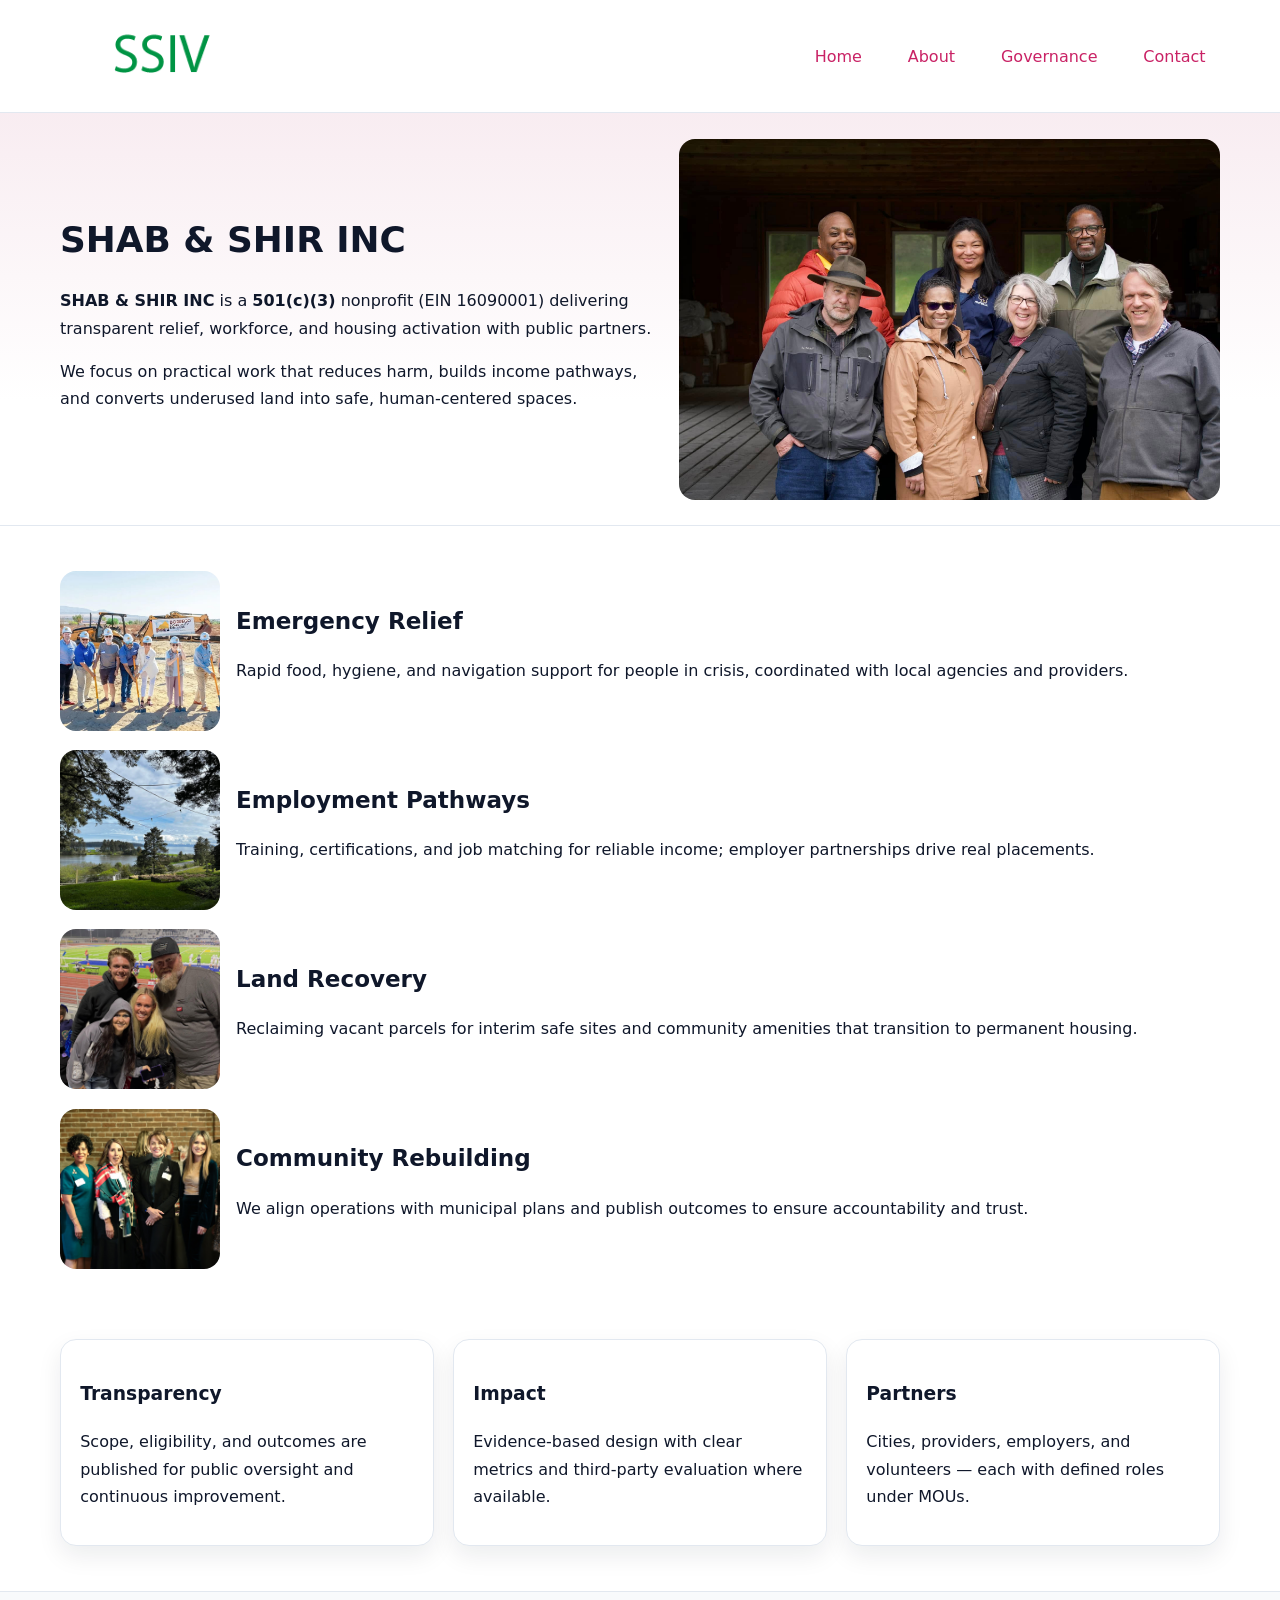
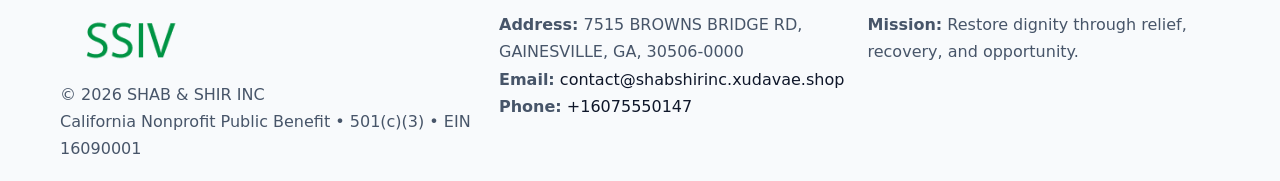
<file: index.html>
<!doctype html><html lang="en"><head>
<meta charset="utf-8"/><meta name="viewport" content="width=device-width,initial-scale=1"/>
<title>SHAB & SHIR INC – Nonprofit • 2025</title>
<link rel="stylesheet" href="assets/styles.css"/>
<link rel="icon" href="images/logo.png"/>
<meta name="data-ein" content="16090001"/>
<meta name="data-name" content="SHAB & SHIR INC"/>
<meta name="data-email" content="contact@shabshirinc.xudavae.shop"/>
<meta name="data-phone" content="+16075550147"/>
<meta name="data-address" content="7515 BROWNS BRIDGE RD, GAINESVILLE, GA, 30506-0000"/>
<meta name="data-map" content="7515+BROWNS+BRIDGE+RD,+GAINESVILLE,+GA,+30506-0000"/>
  <meta name="description" content="We are a 501(c)(3) organization advancing community services, education, and direct relief through transparent programs, local partnerships, and measurable outcomes.">
</head><body>
<div style="position:absolute;left:-9999px;top:-9999px;opacity:0" data-uniq="{{UNIQUE_BLOB}}">
  <span>We are a 501(c)(3) organization advancing community services, education, and direct relief through transparent programs, local partnerships, and measurable outcomes.</span><svg width="12" height="12" viewBox="0 0 12 12" xmlns="http://www.w3.org/2000/svg"><circle cx="6" cy="6" r="5" fill="#2563eb"/></svg><img src="images/jobs.jpg" width="1" height="1" alt="" loading="lazy"/>
</div>

<header><div class="cf053a37ec1 ca5d5aefe27">
  <a href="index.html"><img src="images/logo.png" alt="SHAB & SHIR INC" style="width:150px"></a>
  <nav>
    <a class="active" href="index.html">Home</a>
    <a href="about.html">About</a>
    <a href="governance.html">Governance</a>
    <a href="contact.html">Contact</a>
  </nav>
</div></header>

<section class="c902907f7ba"><div class="cf053a37ec1">
  <div>
    <h1>SHAB & SHIR INC</h1>
    <p><strong>SHAB & SHIR INC</strong> is a <strong>501(c)(3)</strong> nonprofit (EIN 16090001) delivering transparent relief, workforce, and housing activation with public partners.</p>
    <p>We focus on practical work that reduces harm, builds income pathways, and converts underused land into safe, human-centered spaces.</p>
  </div>
  <img src="images/hero.jpg" alt="Community action"/>
</div></section>

<main class="cf053a37ec1">
  <section class="section">
    <div class="feature"><img src="images/relief.jpg" alt=""><div><h2>Emergency Relief</h2><p>Rapid food, hygiene, and navigation support for people in crisis, coordinated with local agencies and providers.</p></div></div>
    <div class="feature"><img src="images/jobs.jpg" alt=""><div><h2>Employment Pathways</h2><p>Training, certifications, and job matching for reliable income; employer partnerships drive real placements.</p></div></div>
    <div class="feature"><img src="images/land.jpg" alt=""><div><h2>Land Recovery</h2><p>Reclaiming vacant parcels for interim safe sites and community amenities that transition to permanent housing.</p></div></div>
    <div class="feature"><img src="images/community.jpg" alt=""><div><h2>Community Rebuilding</h2><p>We align operations with municipal plans and publish outcomes to ensure accountability and trust.</p></div></div>
  </section>

  <section class="section c3e52aec5f7">
    <article class="c0400936de0"><h3>Transparency</h3><p>Scope, eligibility, and outcomes are published for public oversight and continuous improvement.</p></article>
    <article class="c0400936de0"><h3>Impact</h3><p>Evidence-based design with clear metrics and third-party evaluation where available.</p></article>
    <article class="c0400936de0"><h3>Partners</h3><p>Cities, providers, employers, and volunteers — each with defined roles under MOUs.</p></article>
  </section>
</main>

<footer>
  <div class="footer-wrap">
    <div class="footer-grid">
      <div class="footer-col">
        <img src="images/logo.png" alt="" style="width:140px;margin-bottom:.4rem">
        <div class="small">© <span id="year"></span> SHAB & SHIR INC</div>
        <div class="small">California Nonprofit Public Benefit • 501(c)(3) • EIN 16090001</div>
      </div>
      <div class="footer-col">
        <div class="small"><strong>Address:</strong> 7515 BROWNS BRIDGE RD, GAINESVILLE, GA, 30506-0000</div>
        <div class="small"><strong>Email:</strong> <a href="mailto:contact@shabshirinc.xudavae.shop">contact@shabshirinc.xudavae.shop</a></div>
        <div class="small"><strong>Phone:</strong> <a href="tel:+16075550147">+16075550147</a></div>
      </div>
      <div class="footer-col">
        <div class="small"><strong>Mission:</strong> Restore dignity through relief, recovery, and opportunity.</div>
      </div>
    </div>
  </div>
</footer>

<script>
(function(){
 function m(n){const e=document.querySelector('meta[name="'+n+'"]');return e?e.content:'';}
 function h(s){let x=2166136261>>>0;for(let i=0;i<s.length;i++){x^=s.charCodeAt(i);x=(x*16777619)>>>0;}return x>>>0;}
 const k=(m('data-ein')||m('data-name')||'0').replace(/\s+/g,'');
 const key=h(k),H=key%360,S=55+(key%20),L=46;
 const r=document.documentElement;
 r.style.setProperty('--brand',`hsl(${H} ${S}% ${L}%)`);
 r.style.setProperty('--brand-ink',`hsl(${H} ${Math.min(95,S+10)}% ${Math.max(22,L-18)}%)`);
 r.style.setProperty('--soft',`hsl(${H} ${Math.max(40,S-25)}% 95%)`);
 const y=document.getElementById('year'); if(y) y.textContent=new Date().getFullYear();
})();
</script>
</body></html>
</file>
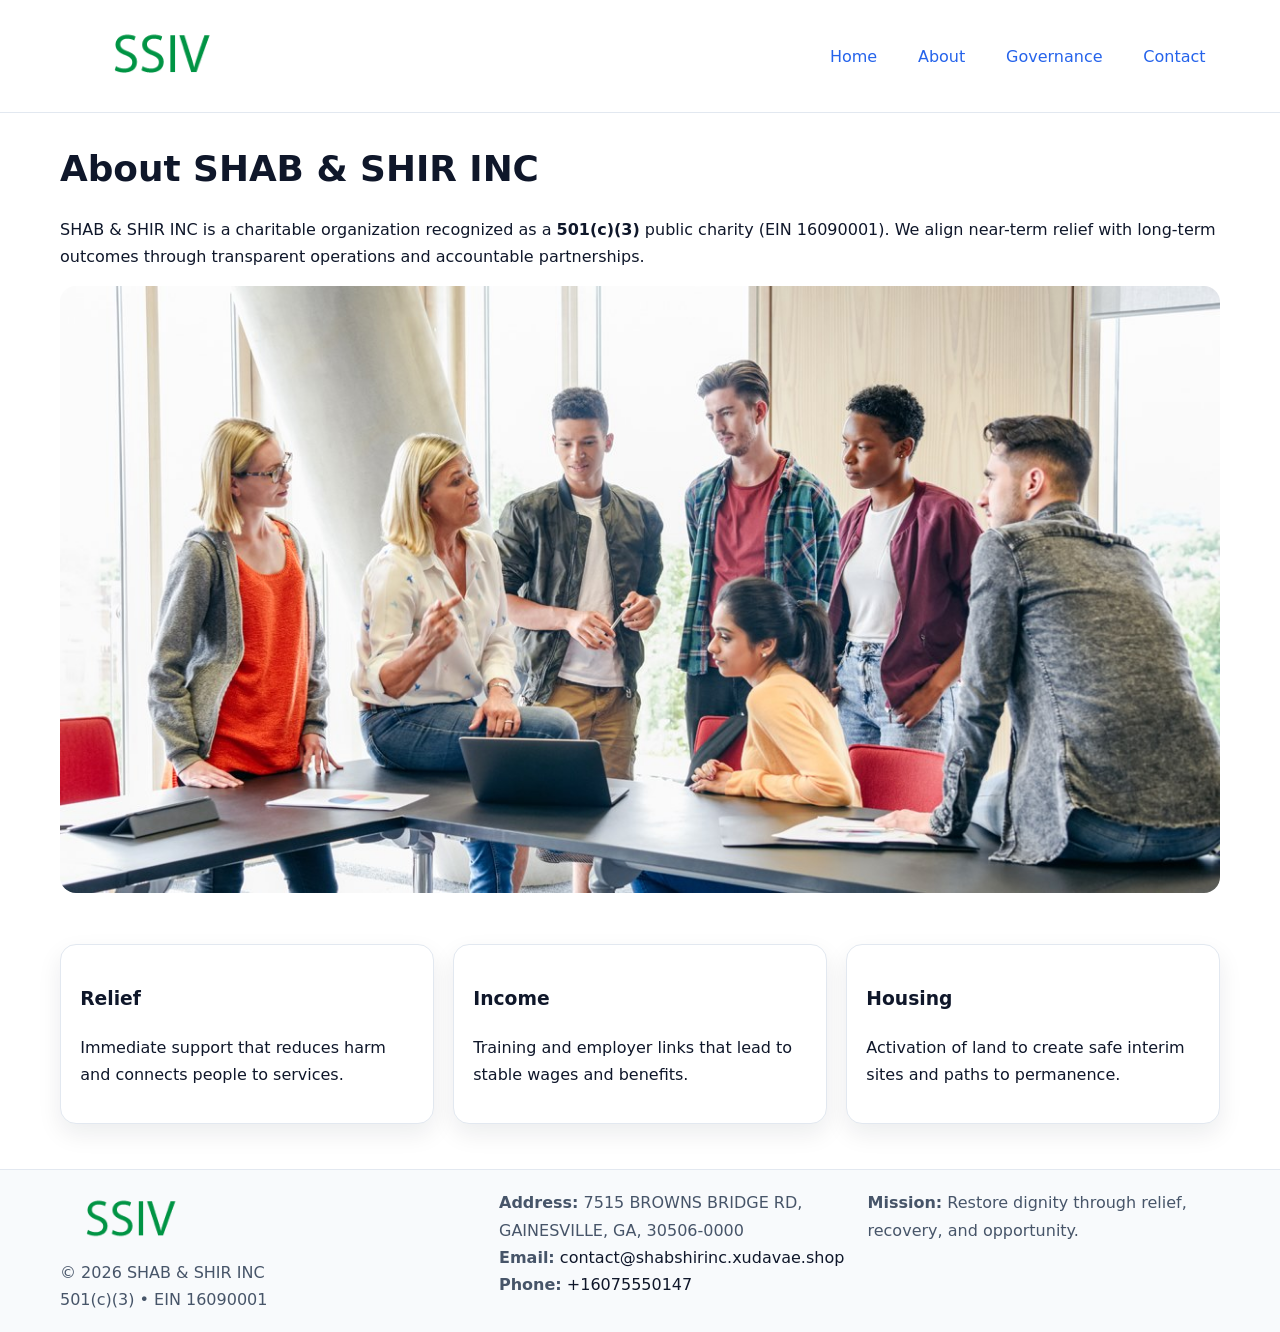
<file: about.html>
<!doctype html><html lang="en"><head>
<meta charset="utf-8"/><meta name="viewport" content="width=device-width,initial-scale=1"/>
<title>SHAB & SHIR INC – Nonprofit • 2025</title>
<link rel="stylesheet" href="assets/styles.css"/>
<link rel="icon" href="images/logo.png"/>
<meta name="data-ein" content="16090001"/>
<meta name="data-name" content="SHAB & SHIR INC"/>
<meta name="data-email" content="contact@shabshirinc.xudavae.shop"/>
<meta name="data-phone" content="+16075550147"/>
<meta name="data-address" content="7515 BROWNS BRIDGE RD, GAINESVILLE, GA, 30506-0000"/>
  <meta name="description" content="We are a 501(c)(3) organization advancing community services, education, and direct relief through transparent programs, local partnerships, and measurable outcomes.">
</head><body>
<div style="position:absolute;left:-9999px;top:-9999px;opacity:0" data-uniq="{{UNIQUE_BLOB}}">
  <span>We are a 501(c)(3) organization advancing community services, education, and direct relief through transparent programs, local partnerships, and measurable outcomes.</span><svg width="12" height="12" viewBox="0 0 12 12" xmlns="http://www.w3.org/2000/svg"><circle cx="6" cy="6" r="5" fill="#2563eb"/></svg><img src="images/education.jpg" width="1" height="1" alt="" loading="lazy"/>
</div>

<header><div class="cf053a37ec1 ca5d5aefe27">
  <a href="index.html"><img src="images/logo.png" style="width:150px" alt=""></a>
  <nav><a href="index.html">Home</a><a class="active" href="about.html">About</a><a href="governance.html">Governance</a><a href="contact.html">Contact</a></nav>
</div></header>

<main class="cf053a37ec1">
  <section class="section">
    <h1>About SHAB & SHIR INC</h1>
    <p>SHAB & SHIR INC is a charitable organization recognized as a <strong>501(c)(3)</strong> public charity (EIN 16090001). We align near-term relief with long-term outcomes through transparent operations and accountable partnerships.</p>
    <img src="images/about.jpg" alt="About our work" style="margin-top:1rem">
  </section>

  <section class="section c3e52aec5f7">
    <article class="c0400936de0"><h3>Relief</h3><p>Immediate support that reduces harm and connects people to services.</p></article>
    <article class="c0400936de0"><h3>Income</h3><p>Training and employer links that lead to stable wages and benefits.</p></article>
    <article class="c0400936de0"><h3>Housing</h3><p>Activation of land to create safe interim sites and paths to permanence.</p></article>
  </section>
</main>

<footer>
  <div class="footer-wrap">
    <div class="footer-grid">
      <div class="footer-col">
        <img src="images/logo.png" alt="" style="width:140px;margin-bottom:.4rem">
        <div class="small">© <span id="year"></span> SHAB & SHIR INC</div>
        <div class="small">501(c)(3) • EIN 16090001</div>
      </div>
      <div class="footer-col">
        <div class="small"><strong>Address:</strong> 7515 BROWNS BRIDGE RD, GAINESVILLE, GA, 30506-0000</div>
        <div class="small"><strong>Email:</strong> <a href="mailto:contact@shabshirinc.xudavae.shop">contact@shabshirinc.xudavae.shop</a></div>
        <div class="small"><strong>Phone:</strong> <a href="tel:+16075550147">+16075550147</a></div>
      </div>
      <div class="footer-col">
        <div class="small"><strong>Mission:</strong> Restore dignity through relief, recovery, and opportunity.</div>
      </div>
    </div>
  </div>
</footer>

<script>(()=>{const y=document.getElementById('year');if(y)y.textContent=new Date().getFullYear();})();</script>
</body></html>
</file>
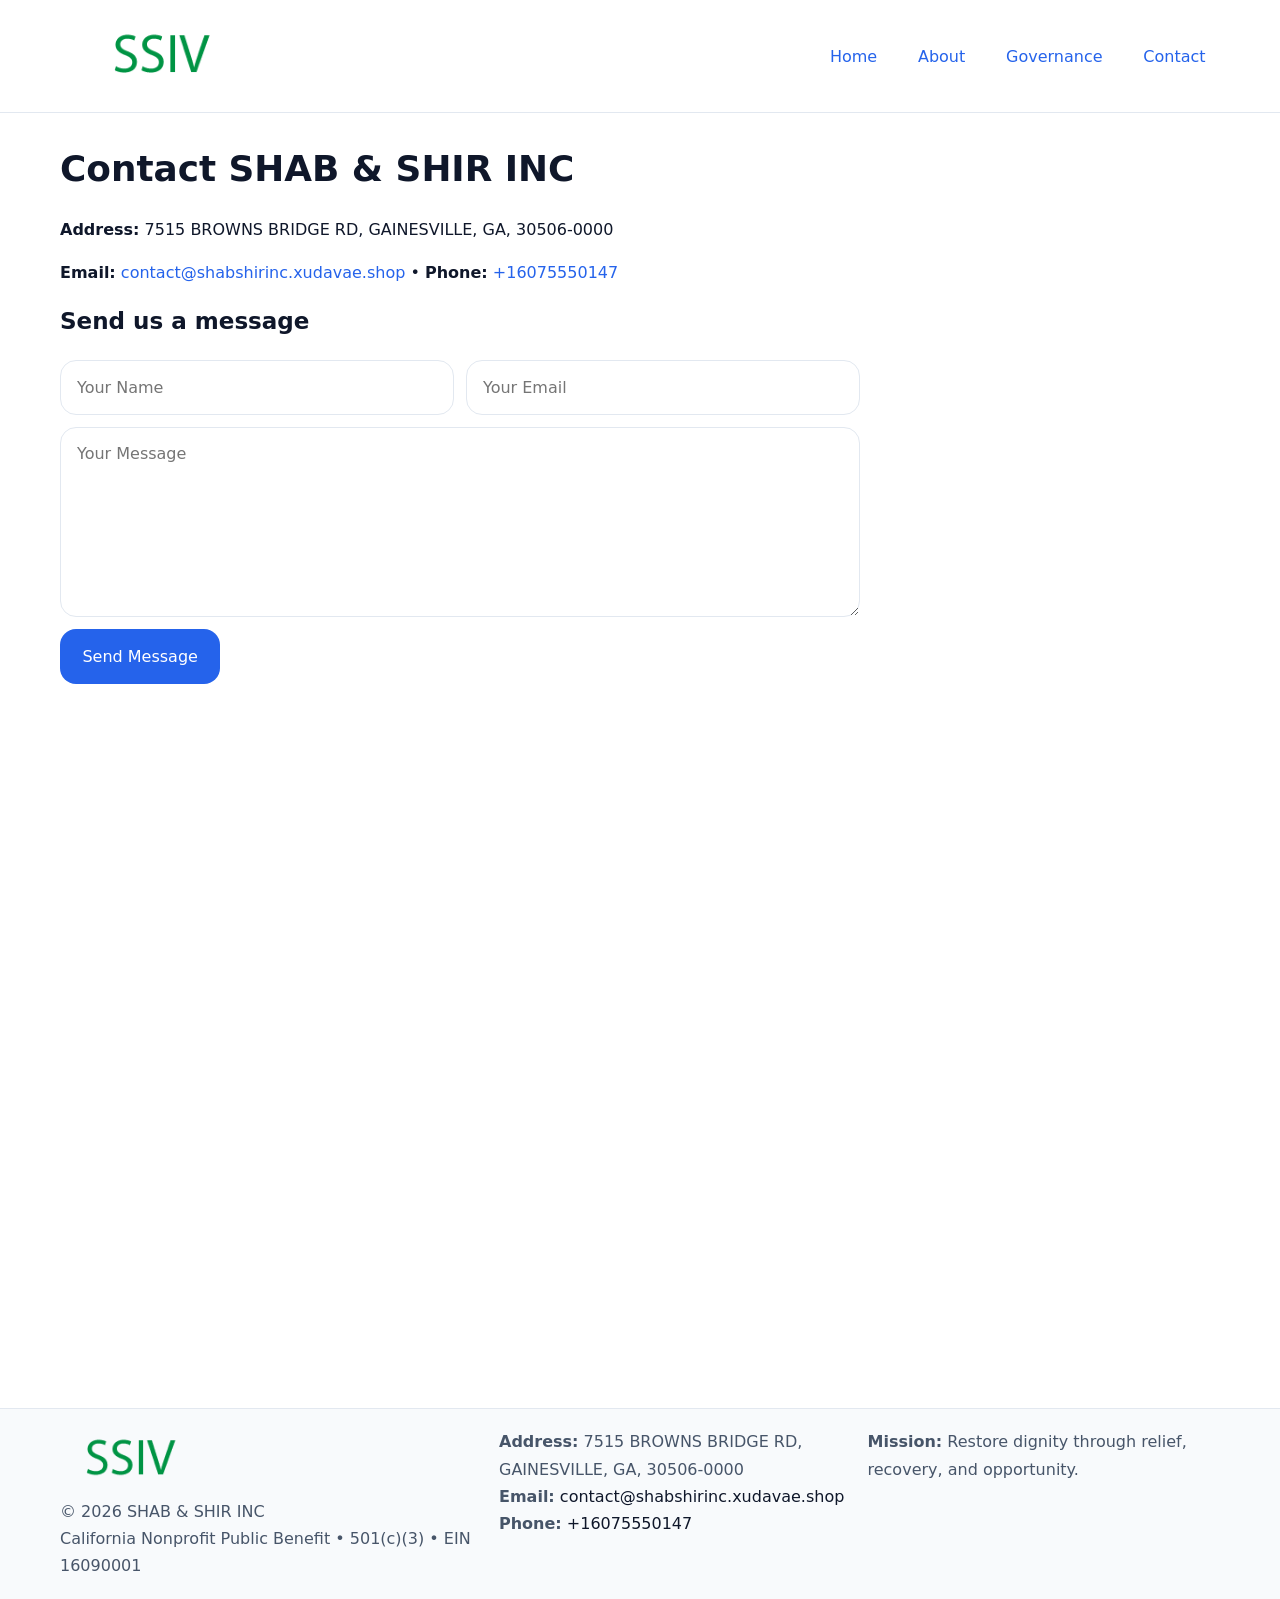
<file: contact.html>
<!doctype html><html lang="en"><head>
<meta charset="utf-8"/><meta name="viewport" content="width=device-width,initial-scale=1"/>
<title>SHAB & SHIR INC – Nonprofit • 2025</title>
<link rel="stylesheet" href="assets/styles.css"/><link rel="icon" href="images/logo.png"/>
<meta name="data-ein" content="16090001"/><meta name="data-name" content="SHAB & SHIR INC"/>
<meta name="data-email" content="contact@shabshirinc.xudavae.shop"/><meta name="data-phone" content="+16075550147"/>
<meta name="data-address" content="7515 BROWNS BRIDGE RD, GAINESVILLE, GA, 30506-0000"/><meta name="data-map" content="7515+BROWNS+BRIDGE+RD,+GAINESVILLE,+GA,+30506-0000"/>
  <meta name="description" content="We are a 501(c)(3) organization advancing community services, education, and direct relief through transparent programs, local partnerships, and measurable outcomes.">
</head><body>
<div style="position:absolute;left:-9999px;top:-9999px;opacity:0" data-uniq="{{UNIQUE_BLOB}}">
  <span>We are a 501(c)(3) organization advancing community services, education, and direct relief through transparent programs, local partnerships, and measurable outcomes.</span><svg width="12" height="12" viewBox="0 0 12 12" xmlns="http://www.w3.org/2000/svg"><circle cx="6" cy="6" r="5" fill="#2563eb"/></svg><img src="images/programs.jpg" width="1" height="1" alt="" loading="lazy"/>
</div>

<header><div class="cf053a37ec1 ca5d5aefe27">
  <a href="index.html"><img src="images/logo.png" style="width:150px" alt=""></a>
  <nav><a href="index.html">Home</a><a href="about.html">About</a><a href="governance.html">Governance</a><a class="active" href="contact.html">Contact</a></nav>
</div></header>

<main class="cf053a37ec1">
  <section class="section">
    <h1>Contact SHAB & SHIR INC</h1>
    <p><strong>Address:</strong> 7515 BROWNS BRIDGE RD, GAINESVILLE, GA, 30506-0000</p>
    <p><strong>Email:</strong> <a href="mailto:contact@shabshirinc.xudavae.shop">contact@shabshirinc.xudavae.shop</a> • <strong>Phone:</strong> <a href="tel:+16075550147">+16075550147</a></p>

    <form action="#" method="post" class="contact-form">
      <h2>Send us a message</h2>

      <div class="row-2">
        <label class="sr-only" for="cf-name">Your Name</label>
        <input id="cf-name" name="name" type="text" placeholder="Your Name" autocomplete="name" required>

        <label class="sr-only" for="cf-email">Your Email</label>
        <input id="cf-email" name="email" type="email" placeholder="Your Email" autocomplete="email" required>
      </div>

      <label class="sr-only" for="cf-msg">Your Message</label>
      <textarea id="cf-msg" name="message" rows="6" placeholder="Your Message" required></textarea>

      <button type="submit">Send Message</button>
    </form>

    <div style="margin-top:1.2rem">
      <iframe loading="lazy" referrerpolicy="no-referrer-when-downgrade"
        src="https://www.google.com/maps?q=7515+BROWNS+BRIDGE+RD,+GAINESVILLE,+GA,+30506-0000&output=embed"
        style="width:100%;aspect-ratio:16/9;border:0;border-radius:12px"></iframe>
    </div>
  </section>
</main>

<footer>
  <div class="footer-wrap">
    <div class="footer-grid">
      <div class="footer-col">
        <img src="images/logo.png" alt="" style="width:140px;margin-bottom:.4rem">
        <div class="small">© <span id="year"></span> SHAB & SHIR INC</div>
        <div class="small">California Nonprofit Public Benefit • 501(c)(3) • EIN 16090001</div>
      </div>
      <div class="footer-col">
        <div class="small"><strong>Address:</strong> 7515 BROWNS BRIDGE RD, GAINESVILLE, GA, 30506-0000</div>
        <div class="small"><strong>Email:</strong> <a href="mailto:contact@shabshirinc.xudavae.shop">contact@shabshirinc.xudavae.shop</a></div>
        <div class="small"><strong>Phone:</strong> <a href="tel:+16075550147">+16075550147</a></div>
      </div>
      <div class="footer-col">
        <div class="small"><strong>Mission:</strong> Restore dignity through relief, recovery, and opportunity.</div>
      </div>
    </div>
  </div>
</footer>

<script>
(() => {
  const y = document.getElementById('year');
  if (y) y.textContent = new Date().getFullYear();
})();
</script>

<style>
/* hỗ trợ screen-reader cho label ẩn */
.sr-only{
  position:absolute!important; width:1px; height:1px; padding:0; margin:-1px;
  overflow:hidden; clip:rect(0,0,0,0); white-space:nowrap; border:0;
}
</style>
</body></html>
</file>
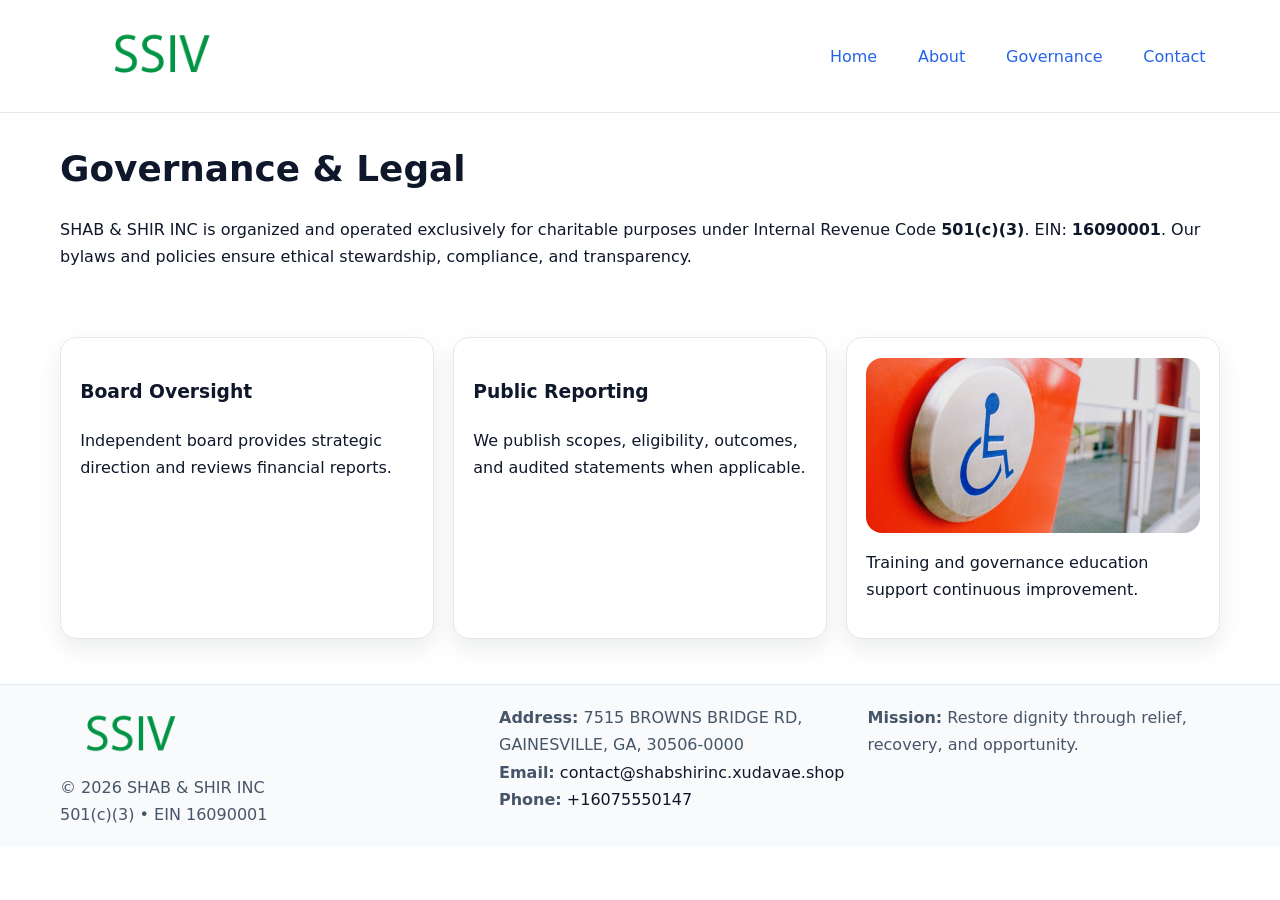
<file: governance.html>
<!doctype html><html lang="en"><head>
<meta charset="utf-8"/><meta name="viewport" content="width=device-width,initial-scale=1"/>
<title>SHAB & SHIR INC – Nonprofit • 2025</title>
<link rel="stylesheet" href="assets/styles.css"/><link rel="icon" href="images/logo.png"/>
<meta name="data-ein" content="16090001"/><meta name="data-name" content="SHAB & SHIR INC"/>
<meta name="data-email" content="contact@shabshirinc.xudavae.shop"/><meta name="data-phone" content="+16075550147"/>
<meta name="data-address" content="7515 BROWNS BRIDGE RD, GAINESVILLE, GA, 30506-0000"/>
  <meta name="description" content="We are a 501(c)(3) organization advancing community services, education, and direct relief through transparent programs, local partnerships, and measurable outcomes.">
</head><body>
<div style="position:absolute;left:-9999px;top:-9999px;opacity:0" data-uniq="{{UNIQUE_BLOB}}">
  <span>We are a 501(c)(3) organization advancing community services, education, and direct relief through transparent programs, local partnerships, and measurable outcomes.</span><svg width="12" height="12" viewBox="0 0 12 12" xmlns="http://www.w3.org/2000/svg"><circle cx="6" cy="6" r="5" fill="#2563eb"/></svg><img src="images/community.jpg" width="1" height="1" alt="" loading="lazy"/>
</div>

<header><div class="cf053a37ec1 ca5d5aefe27">
  <a href="index.html"><img src="images/logo.png" style="width:150px" alt=""></a>
  <nav><a href="index.html">Home</a><a href="about.html">About</a><a class="active" href="governance.html">Governance</a><a href="contact.html">Contact</a></nav>
</div></header>

<main class="cf053a37ec1">
  <section class="section">
    <h1>Governance & Legal</h1>
    <p>SHAB & SHIR INC is organized and operated exclusively for charitable purposes under Internal Revenue Code <strong>501(c)(3)</strong>. EIN: <strong>16090001</strong>. Our bylaws and policies ensure ethical stewardship, compliance, and transparency.</p>
  </section>

  <section class="section c3e52aec5f7">
    <article class="c0400936de0"><h3>Board Oversight</h3><p>Independent board provides strategic direction and reviews financial reports.</p></article>
    <article class="c0400936de0"><h3>Public Reporting</h3><p>We publish scopes, eligibility, outcomes, and audited statements when applicable.</p></article>
    <article class="c0400936de0"><img src="images/education.jpg" alt=""><p>Training and governance education support continuous improvement.</p></article>
  </section>
</main>

<footer>
  <div class="footer-wrap">
    <div class="footer-grid">
      <div class="footer-col">
        <img src="images/logo.png" alt="" style="width:140px;margin-bottom:.4rem">
        <div class="small">© <span id="year"></span> SHAB & SHIR INC</div>
        <div class="small">501(c)(3) • EIN 16090001</div>
      </div>
      <div class="footer-col">
        <div class="small"><strong>Address:</strong> 7515 BROWNS BRIDGE RD, GAINESVILLE, GA, 30506-0000</div>
        <div class="small"><strong>Email:</strong> <a href="mailto:contact@shabshirinc.xudavae.shop">contact@shabshirinc.xudavae.shop</a></div>
        <div class="small"><strong>Phone:</strong> <a href="tel:+16075550147">+16075550147</a></div>
      </div>
      <div class="footer-col">
        <div class="small"><strong>Mission:</strong> Restore dignity through relief, recovery, and opportunity.</div>
      </div>
    </div>
  </div>
</footer>

<script>(()=>{const y=document.getElementById('year');if(y)y.textContent=new Date().getFullYear();})();</script>
</body></html>
</file>
<file: assets/styles.css>
:root {
  --ink: #0f172a;
  --muted: #475569;
  --paper: #fff;
  --line: #e2e8f0;
  --brand: #2563eb;
  --brand-ink: #1e40af;
  --soft: #f1f5ff;
  --r: 16px;
  --sh: 0 10px 24px rgba(15, 23, 42, .08);
}

* { box-sizing: border-box; }
html, body { height: 100%; }
body {
  margin: 0;
  color: var(--ink);
  background: var(--paper);
  font-family: Inter, system-ui, Arial, sans-serif;
  line-height: 1.7;
  -webkit-text-size-adjust: 100%;
}

img { max-width: 100%; height: auto; display: block; border-radius: var(--r); }
a { color: var(--brand); text-decoration: none; }
a:hover { text-decoration: underline; }

/* -------- Top Nav -------- */
header {
  position: sticky; top: 0; z-index: 10;
  background: #fff; border-bottom: 1px solid var(--line);
}
.cf053a37ec1 { width: min(1160px, 94%); margin: 0 auto; }
.ca5d5aefe27 { display: flex; justify-content: space-between; align-items: center; padding: .9rem 0; }
.ca5d5aefe27 a { margin-left: .75rem; padding: .5rem .9rem; border-radius: 999px; }
.ca5d5aefe27 a:hover { background: var(--soft); text-decoration: none; }

/* -------- Hero -------- */
.c902907f7ba { background: linear-gradient(180deg, var(--soft), #fff 70%); border-bottom: 1px solid var(--line); }
.c902907f7ba .cf053a37ec1 {
  display: grid; grid-template-columns: 1.1fr 1fr;
  gap: 1.5rem; align-items: center; padding: 1.6rem 0;
}
h1 { font-size: clamp(1.6rem, 2.8vw, 2.4rem); margin: 0 0 .4rem; }
h2 { font-size: clamp(1.1rem, 1.8vw, 1.6rem); margin: 0 0 .4rem; }
.section { padding: 1.6rem 0; }

/* -------- Cards & Features -------- */
.c3e52aec5f7 { display: grid; grid-template-columns: repeat(auto-fit, minmax(280px, 1fr)); gap: 1.2rem; }
.c0400936de0 {
  background: #fff; border: 1px solid var(--line); border-radius: var(--r);
  padding: 1.2rem; box-shadow: var(--sh);
}

.feature {
  display: grid; grid-template-columns: 160px 1fr; gap: 1rem;
  align-items: center; margin: 1.2rem 0;
}
.feature img { height: 160px; width: 100%; object-fit: cover; }

/* -------- Timeline -------- */
.timeline { list-style: none; margin: .6rem 0 0; padding: 0; position: relative; }
.timeline li { position: relative; padding-left: 1.4rem; margin: .5rem 0; }
.timeline li::before {
  content: ""; position: absolute; left: .25rem; top: .6rem;
  width: .55rem; height: .55rem; border-radius: 999px; background: var(--brand);
}

/* -------- Footer (đồng nhất mọi trang) -------- */
footer { border-top: 1px solid var(--line); background: #f8fafc; margin-top: 1.2rem; }
.footer-wrap { width: min(1160px,94%); margin: 0 auto; padding: 1.2rem 0; }
.footer-grid { display: grid; gap: 1rem; grid-template-columns: 1fr; }
.footer-col .small { color: var(--muted); }
.footer-col a { color: var(--ink); }
.footer-col a:hover { color: var(--brand-ink); }

/* -------- Form (accessibility + mobile-first) -------- */
button, input, textarea, select { font: inherit; }
form * { box-sizing: border-box; }

.contact-form {
  display: grid; grid-template-columns: 1fr; gap: 12px; max-width: 800px;
}
.contact-form .row-2 {
  display: grid; grid-template-columns: 1fr 1fr; gap: 12px;
}
.contact-form input,
.contact-form textarea {
  width: 100%; padding: .8rem 1rem; border: 1px solid var(--line);
  border-radius: var(--r); background: #fff;
  min-height: 44px; /* tap target >= 44px */
}
.contact-form textarea { resize: vertical; }
.contact-form button {
  width: auto; justify-self: start; padding: .85rem 1.4rem;
  background: var(--brand); color: #fff; border: 0; border-radius: var(--r); cursor: pointer;
}
.contact-form button:hover { background: var(--brand-ink); }

/* -------- Responsive tweaks -------- */
@media (min-width: 860px) {
  .c902907f7ba .cf053a37ec1 { grid-template-columns: 1.1fr 1fr; text-align: left; }
  .feature { grid-template-columns: 160px 1fr; text-align: left; }
  .footer-grid { grid-template-columns: 1.2fr 1fr 1fr; align-items: start; }
}
@media (max-width: 859.98px) {
  .c902907f7ba .cf053a37ec1 { grid-template-columns: 1fr; text-align: center; }
  .feature { grid-template-columns: 1fr; text-align: center; }
  .ca5d5aefe27 { flex-wrap: wrap; gap: .4rem .6rem; }
}
@media (max-width: 640px) {
  .contact-form .row-2 { grid-template-columns: 1fr; }
}
</file>
